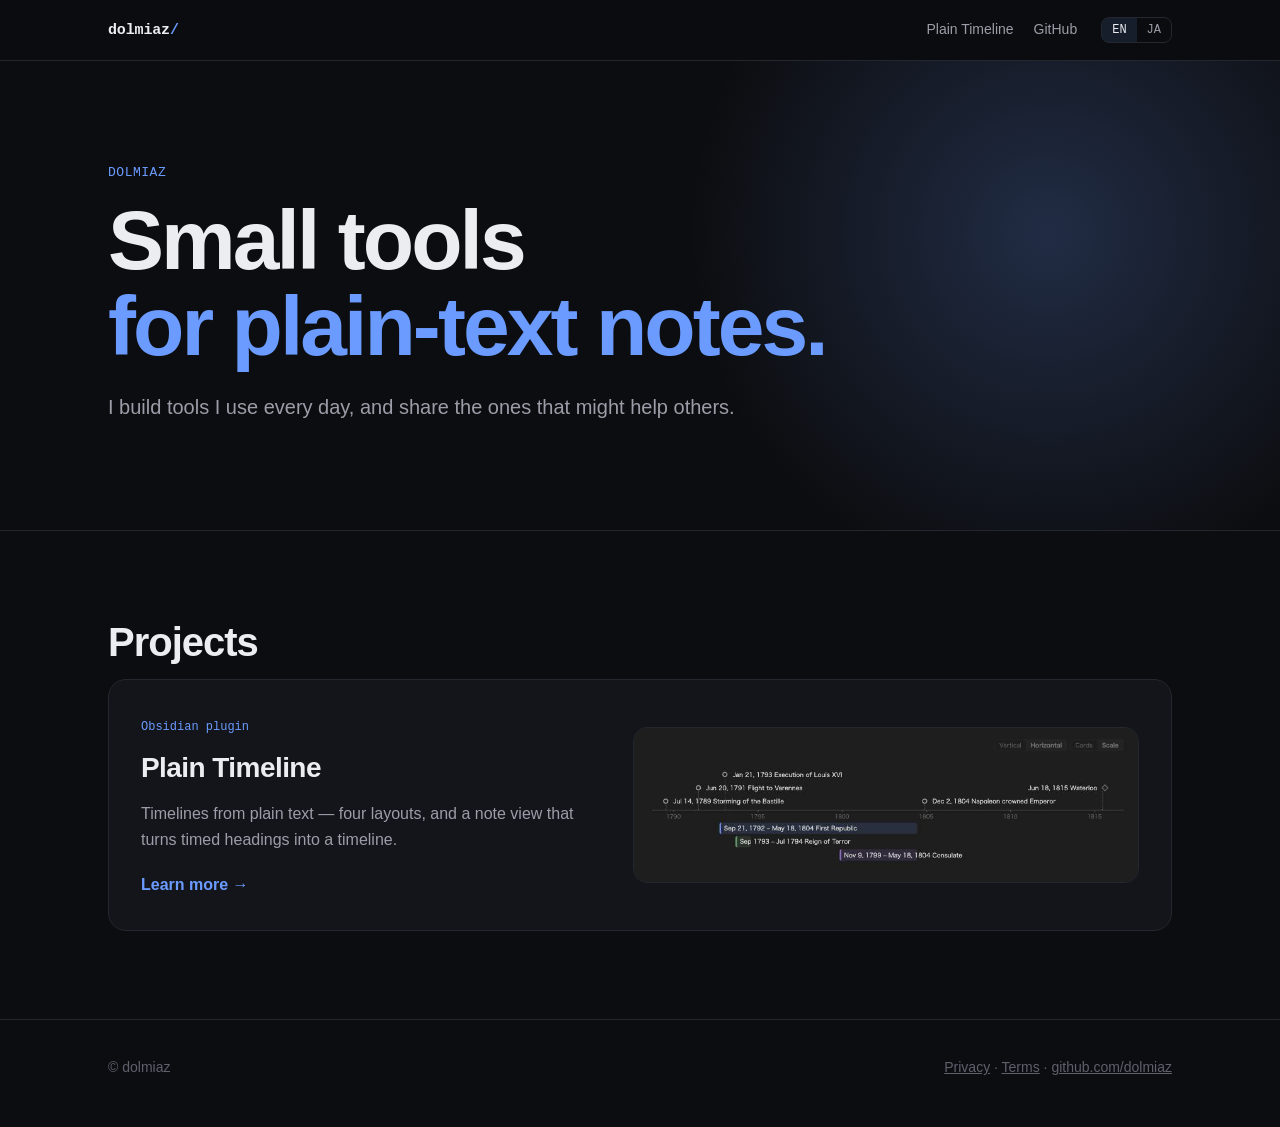
<file: index.html>
<!doctype html>
<html lang="en">
<head>
<meta charset="utf-8">
<meta name="viewport" content="width=device-width, initial-scale=1">
<title>dolmiaz</title>
<meta name="description" content="Things made by dolmiaz.">
<script>document.documentElement.lang=localStorage.getItem("lang")||((navigator.language||"").toLowerCase().indexOf("ja")===0?"ja":"en")</script>
<link rel="stylesheet" href="/assets/site.css">
</head>
<body>
<header class="bar"><div class="wrap">
  <a class="brand" href="/">dolmiaz<span>/</span></a>
  <nav class="nav"><a href="/plain-timeline/">Plain Timeline</a><a href="https://github.com/dolmiaz">GitHub</a></nav>
  <div class="lang" role="group" aria-label="Language"><button data-lang="en" aria-pressed="false">EN</button><button data-lang="ja" aria-pressed="false">JA</button></div>
</div></header>
<main>
<div class="hero"><div class="wrap">
  <p class="eyebrow">dolmiaz</p>
  <h1 lang="en">Small tools<br><em>for plain-text notes.</em></h1>
  <h1 lang="ja">プレーン<wbr>テキストの<br><em>ノートの<wbr>ための<wbr>道具。</em></h1>
  <p class="lede" lang="en">I build tools I use every day, and share the ones that might help others.</p>
  <p class="lede" lang="ja">毎日使う道具を作って、ほかの人にも役立ちそうなものを公開しています。</p>
</div></div>
<section id="projects"><div class="wrap">
  <h2 lang="en">Projects</h2>
  <h2 lang="ja">つくったもの</h2>
  <a class="card" href="/plain-timeline/">
    <div>
      <span class="tag">Obsidian plugin</span>
      <h3>Plain Timeline</h3>
      <p lang="en">Timelines from plain text — four layouts, and a note view that turns timed headings into a timeline.</p>
      <p lang="ja">テキストから年表を描くObsidianプラグイン。4通りの表示と、時刻つきの見出しを時系列にするノート表示。</p>
      <span class="more" lang="en">Learn more →</span><span class="more" lang="ja">詳しく見る →</span>
    </div>
    <div class="shot"><img src="/assets/img/horizontal-scale.jpg" alt="" loading="lazy"></div>
  </a>
</div></section>
</main>
<footer><div class="wrap"><span>© dolmiaz</span><span><a href="/privacy/">Privacy</a> · <a href="/terms/">Terms</a> · <a href="https://github.com/dolmiaz">github.com/dolmiaz</a></span></div></footer>
<script src="/assets/lang.js"></script>
</body>
</html>
</file>
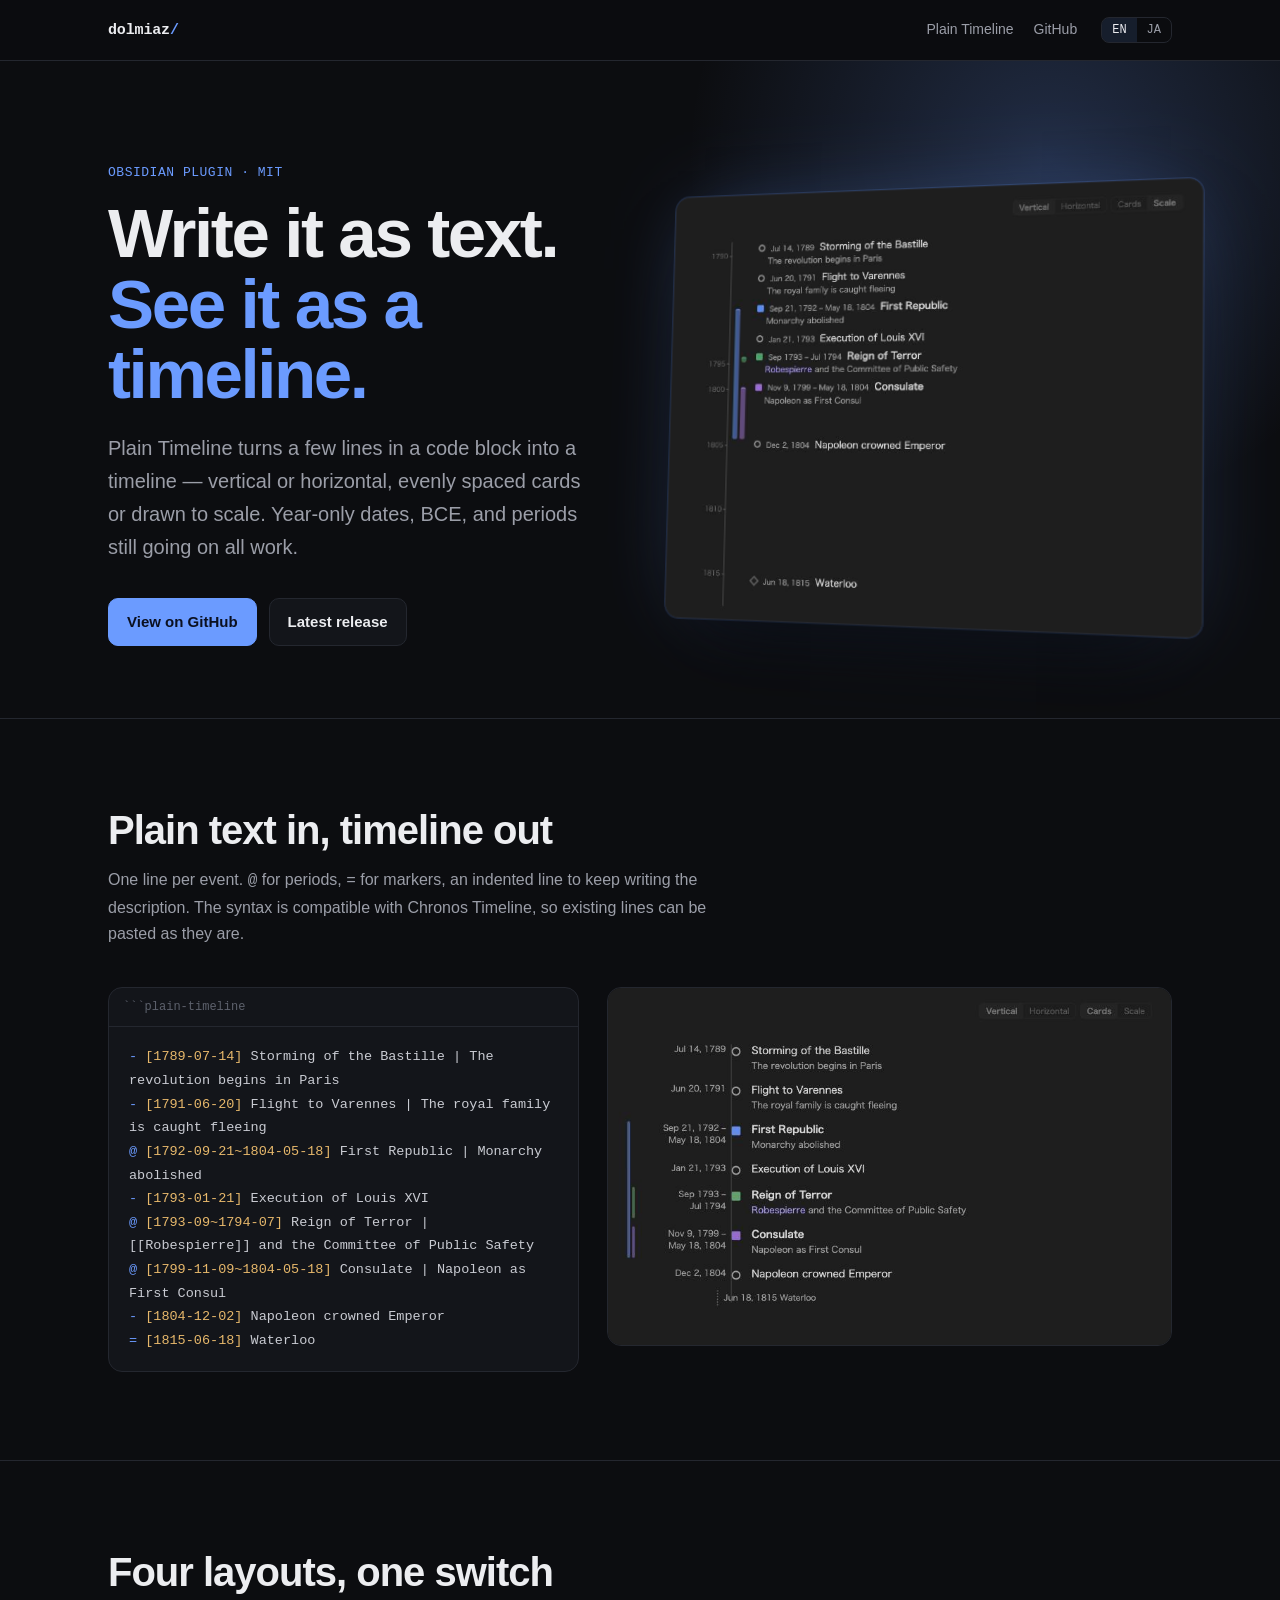
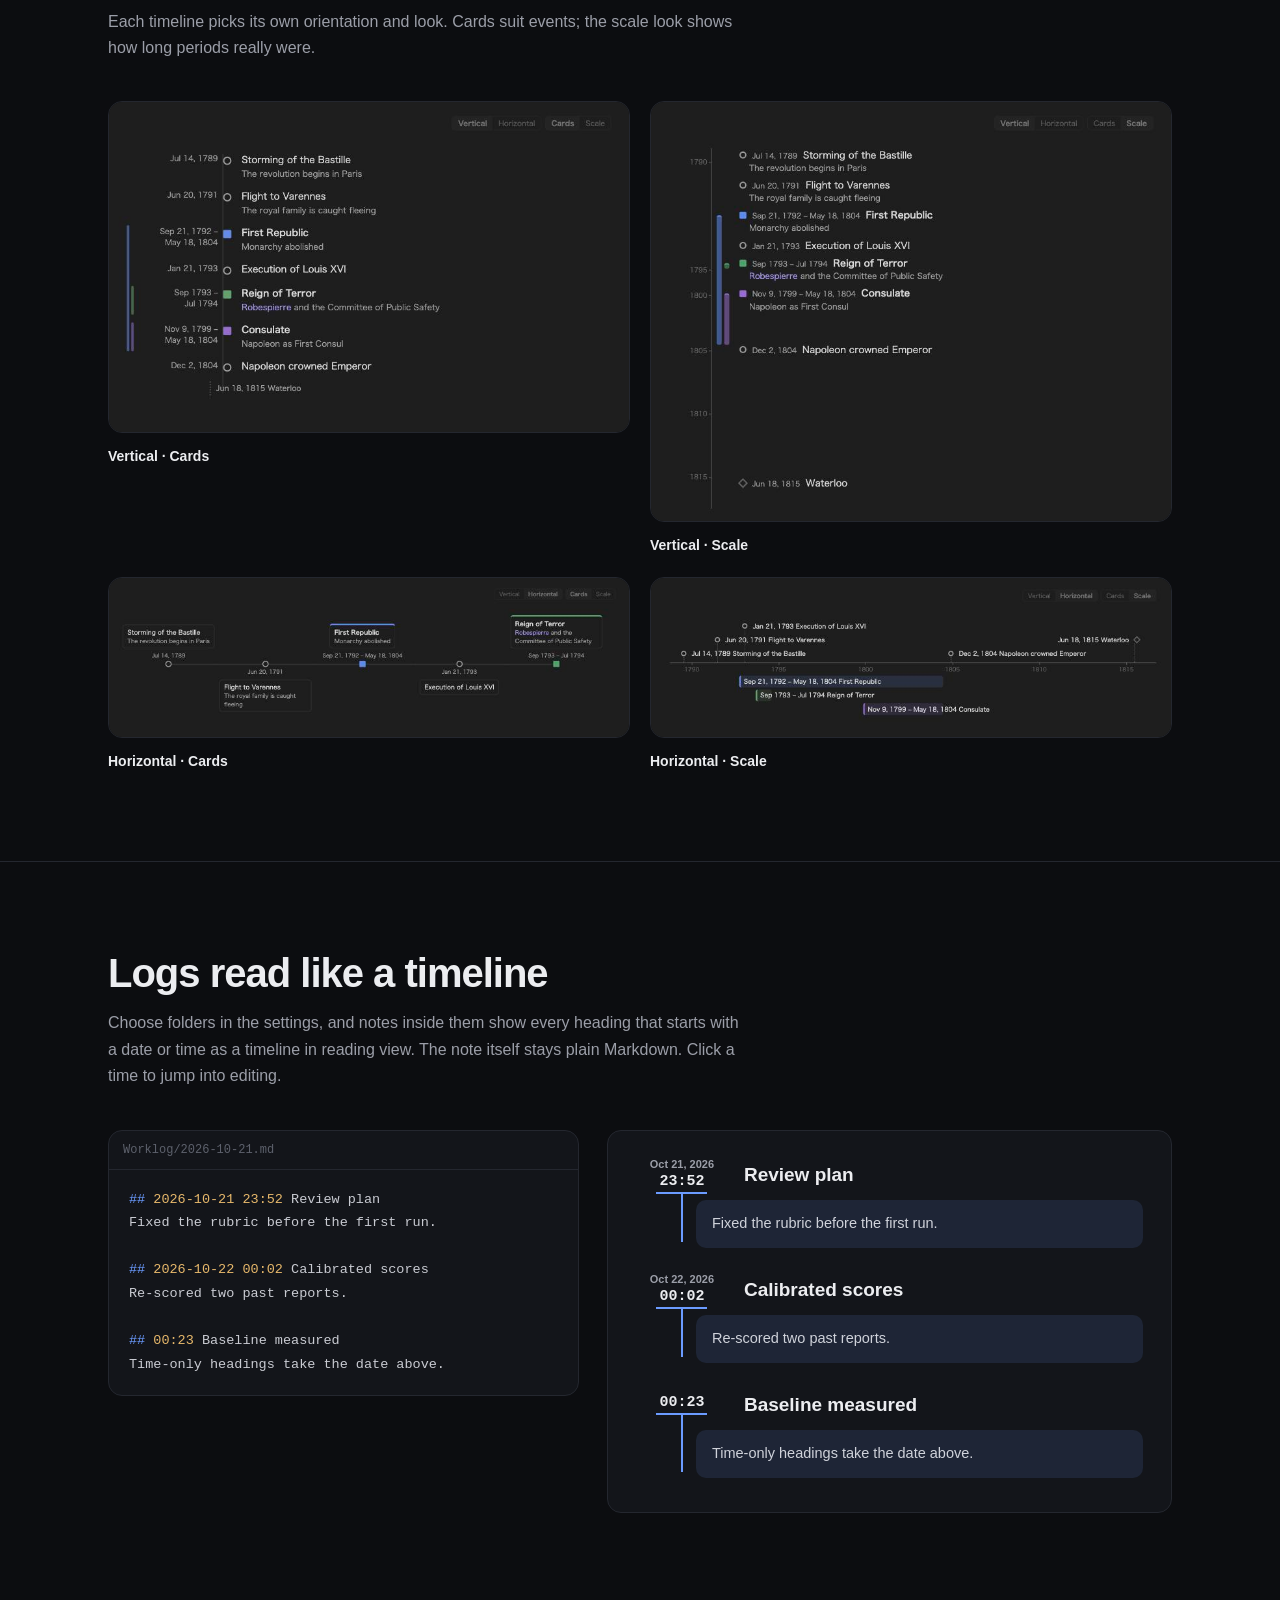
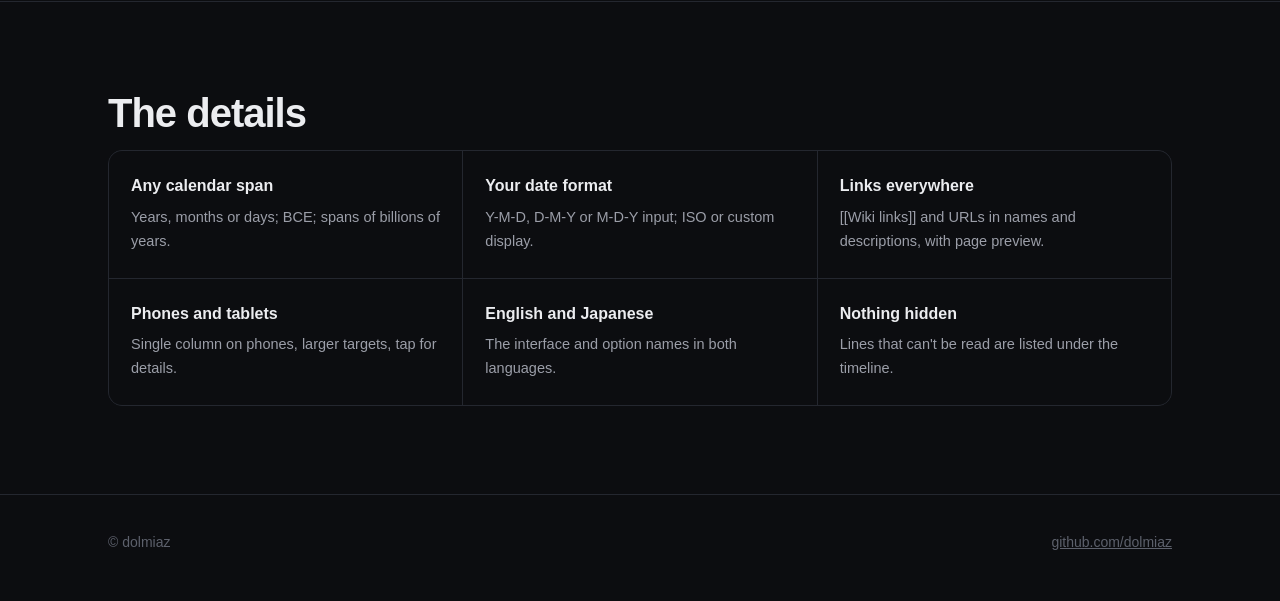
<file: plain-timeline/index.html>
<!doctype html>
<html lang="en">
<head>
<meta charset="utf-8">
<meta name="viewport" content="width=device-width, initial-scale=1">
<title>Plain Timeline — timelines from plain text in Obsidian</title>
<meta name="description" content="An Obsidian plugin that draws timelines from plain text: vertical or horizontal, cards or to scale, and a note view that turns timed headings into a timeline.">
<meta property="og:title" content="Plain Timeline">
<meta property="og:description" content="Timelines from plain text in Obsidian.">
<meta property="og:image" content="/assets/img/vertical-cards.jpg">
<script>document.documentElement.lang=localStorage.getItem("lang")||((navigator.language||"").toLowerCase().indexOf("ja")===0?"ja":"en")</script>
<link rel="stylesheet" href="/assets/site.css">
</head>
<body>
<header class="bar"><div class="wrap">
  <a class="brand" href="/">dolmiaz<span>/</span></a>
  <nav class="nav"><a href="/plain-timeline/">Plain Timeline</a><a href="https://github.com/dolmiaz">GitHub</a></nav>
  <div class="lang" role="group" aria-label="Language"><button data-lang="en" aria-pressed="false">EN</button><button data-lang="ja" aria-pressed="false">JA</button></div>
</div></header>
<main>
<div class="hero"><div class="wrap hero-grid"><div>
  <p class="eyebrow">Obsidian plugin · MIT</p>
  <h1 lang="en">Write it as text.<br><em>See it as a timeline.</em></h1>
  <h1 lang="ja">テキストで<wbr>書いて、<br><em>年表で<wbr>見る。</em></h1>
  <p class="lede" lang="en">Plain Timeline turns a few lines in a code block into a timeline — vertical or horizontal, evenly spaced cards or drawn to scale. Year-only dates, BCE, and periods still going on all work.</p>
  <p class="lede" lang="ja">コードブロックに数行書くだけで、年表になります。縦か横、等間隔のカードか時間に比例した時間軸。年だけの日付、紀元前、今も続く期間にも対応しています。</p>
  <div class="actions">
    <a class="btn primary" href="https://github.com/dolmiaz/Plain-Timeline"><span lang="en">View on GitHub</span><span lang="ja">GitHubで見る</span></a>
    <a class="btn" href="https://github.com/dolmiaz/Plain-Timeline/releases/latest"><span lang="en">Latest release</span><span lang="ja">最新版をダウンロード</span></a>
  </div>
  </div>
  <div class="hero-shot" aria-hidden="true"><div class="shot"><img src="/assets/img/vertical-scale.jpg" alt=""></div></div>
</div></div>

<section id="syntax"><div class="wrap">
  <h2 lang="en">Plain text in, timeline out</h2>
  <h2 lang="ja">書くのはテキストだけ</h2>
  <p class="sub" lang="en">One line per event. <code>@</code> for periods, <code>=</code> for markers, an indented line to keep writing the description. The syntax is compatible with Chronos Timeline, so existing lines can be pasted as they are.</p>
  <p class="sub" lang="ja">1行に1つの出来事。期間は <code>@</code>、目印は <code>=</code>、字下げした行で説明を続けられます。行の書き方はChronos Timelineと互換なので、手元の年表をそのまま貼れます。</p>
  <div class="split">
    <div class="code"><div class="head">```plain-timeline</div><pre><span class="k">-</span> <span class="d">[1789-07-14]</span> Storming of the Bastille | The revolution begins in Paris
<span class="k">-</span> <span class="d">[1791-06-20]</span> Flight to Varennes | The royal family is caught fleeing
<span class="k">@</span> <span class="d">[1792-09-21~1804-05-18]</span> First Republic | Monarchy abolished
<span class="k">-</span> <span class="d">[1793-01-21]</span> Execution of Louis XVI
<span class="k">@</span> <span class="d">[1793-09~1794-07]</span> Reign of Terror | [[Robespierre]] and the Committee of Public Safety
<span class="k">@</span> <span class="d">[1799-11-09~1804-05-18]</span> Consulate | Napoleon as First Consul
<span class="k">-</span> <span class="d">[1804-12-02]</span> Napoleon crowned Emperor
<span class="k">=</span> <span class="d">[1815-06-18]</span> Waterloo</pre></div>
    <div class="shot"><img src="/assets/img/vertical-cards.jpg" alt="The French Revolution drawn as vertical cards" loading="lazy"></div>
  </div>
</div></section>

<section id="layouts"><div class="wrap">
  <h2 lang="en">Four layouts, one switch</h2>
  <h2 lang="ja">4通りの表示を、ボタンひとつで</h2>
  <p class="sub" lang="en">Each timeline picks its own orientation and look. Cards suit events; the scale look shows how long periods really were.</p>
  <p class="sub" lang="ja">年表ごとに向きと見た目を選べます。出来事はカードで、期間の長さを見せたいときは時間軸で。</p>
  <div class="grid4">
    <figure><div class="shot"><img src="/assets/img/vertical-cards.jpg" alt="" loading="lazy"></div><figcaption><b lang="en">Vertical · Cards</b><b lang="ja">縦 · カード</b></figcaption></figure>
    <figure><div class="shot"><img src="/assets/img/vertical-scale.jpg" alt="" loading="lazy"></div><figcaption><b lang="en">Vertical · Scale</b><b lang="ja">縦 · 時間軸</b></figcaption></figure>
    <figure><div class="shot"><img src="/assets/img/horizontal-cards.jpg" alt="" loading="lazy"></div><figcaption><b lang="en">Horizontal · Cards</b><b lang="ja">横 · カード</b></figcaption></figure>
    <figure><div class="shot"><img src="/assets/img/horizontal-scale.jpg" alt="" loading="lazy"></div><figcaption><b lang="en">Horizontal · Scale</b><b lang="ja">横 · 時間軸</b></figcaption></figure>
  </div>
</div></section>

<section id="note-view"><div class="wrap">
  <h2 lang="en">Logs read like a timeline</h2>
  <h2 lang="ja">ログが、そのまま時系列に</h2>
  <p class="sub" lang="en">Choose folders in the settings, and notes inside them show every heading that starts with a date or time as a timeline in reading view. The note itself stays plain Markdown. Click a time to jump into editing.</p>
  <p class="sub" lang="ja">設定でフォルダを選ぶと、その中のノートは日付や時刻で始まる見出しを、閲覧モードで時系列に表示します。ノートは普通のMarkdownのまま。時刻をクリックすると、その位置から編集できます。</p>
  <div class="split">
    <div><div lang="en"><div class="code"><div class="head">Worklog/2026-10-21.md</div><pre><span class="k">##</span> <span class="d">2026-10-21 23:52</span> Review plan
Fixed the rubric before the first run.

<span class="k">##</span> <span class="d">2026-10-22 00:02</span> Calibrated scores
Re-scored two past reports.

<span class="k">##</span> <span class="d">00:23</span> Baseline measured
Time-only headings take the date above.</pre></div></div><div lang="ja"><div class="code"><div class="head">Worklog/2026-10-21.md</div><pre><span class="k">##</span> <span class="d">2026-10-21 23:52</span> 評価の計画
最初の実行の前に、採点基準を固定した。

<span class="k">##</span> <span class="d">2026-10-22 00:02</span> 採点の校正
過去のレポート2本を採点し直した。

<span class="k">##</span> <span class="d">00:23</span> 基準版を測定
時刻だけの見出しは、上の日付を引き継ぐ。</pre></div></div></div>
    <div class="nv-demo" aria-label="Note view preview">
      <div class="nv-entry"><div class="nv-h"><div class="nv-when"><span class="nv-date"><span lang="en">Oct 21, 2026</span><span lang="ja">2026年10月21日</span></span><span class="nv-time">23:52</span></div><span lang="en">Review plan</span><span lang="ja">評価の計画</span></div>
        <div class="nv-card"><span lang="en">Fixed the rubric before the first run.</span><span lang="ja">最初の実行の前に、採点基準を固定した。</span></div></div>
      <div class="nv-entry"><div class="nv-h"><div class="nv-when"><span class="nv-date"><span lang="en">Oct 22, 2026</span><span lang="ja">2026年10月22日</span></span><span class="nv-time">00:02</span></div><span lang="en">Calibrated scores</span><span lang="ja">採点の校正</span></div>
        <div class="nv-card"><span lang="en">Re-scored two past reports.</span><span lang="ja">過去のレポート2本を採点し直した。</span></div></div>
      <div class="nv-entry"><div class="nv-h"><div class="nv-when"><span class="nv-time">00:23</span></div><span lang="en">Baseline measured</span><span lang="ja">基準版を測定</span></div>
        <div class="nv-card"><span lang="en">Time-only headings take the date above.</span><span lang="ja">時刻だけの見出しは、上の日付を引き継ぐ。</span></div></div>
    </div>
  </div>
</div></section>

<section id="features"><div class="wrap">
  <h2 lang="en">The details</h2>
  <h2 lang="ja">細かいところ</h2>
  <div class="feat">
    <div><h3 lang="en">Any calendar span</h3><h3 lang="ja">どんな時代でも</h3><p lang="en">Years, months or days; BCE; spans of billions of years.</p><p lang="ja">年・年月・年月日、紀元前、何十億年の幅まで。</p></div>
    <div><h3 lang="en">Your date format</h3><h3 lang="ja">日付の書き方を選べる</h3><p lang="en">Y-M-D, D-M-Y or M-D-Y input; ISO or custom display.</p><p lang="ja">入力は年月日・日月年・月日年、表示はISOや自分の書式で。</p></div>
    <div><h3 lang="en">Links everywhere</h3><h3 lang="ja">どこでもリンク</h3><p lang="en">[[Wiki links]] and URLs in names and descriptions, with page preview.</p><p lang="ja">名前と説明に [[リンク]] もURLも。ページプレビュー付き。</p></div>
    <div><h3 lang="en">Phones and tablets</h3><h3 lang="ja">スマホ・タブレット</h3><p lang="en">Single column on phones, larger targets, tap for details.</p><p lang="ja">スマホでは1列、押しやすい大きさ、タップで詳細。</p></div>
    <div><h3 lang="en">English and Japanese</h3><h3 lang="ja">英語と日本語</h3><p lang="en">The interface and option names in both languages.</p><p lang="ja">画面も指定の書き方も、両方の言語で。</p></div>
    <div><h3 lang="en">Nothing hidden</h3><h3 lang="ja">黙って消さない</h3><p lang="en">Lines that can't be read are listed under the timeline.</p><p lang="ja">読めなかった行は、年表の下にお知らせとして出ます。</p></div>
  </div>
</div></section>
</main>
<footer><div class="wrap"><span>© dolmiaz</span><span><a href="https://github.com/dolmiaz">github.com/dolmiaz</a></span></div></footer>
<script src="/assets/lang.js"></script>
</body>
</html>
</file>
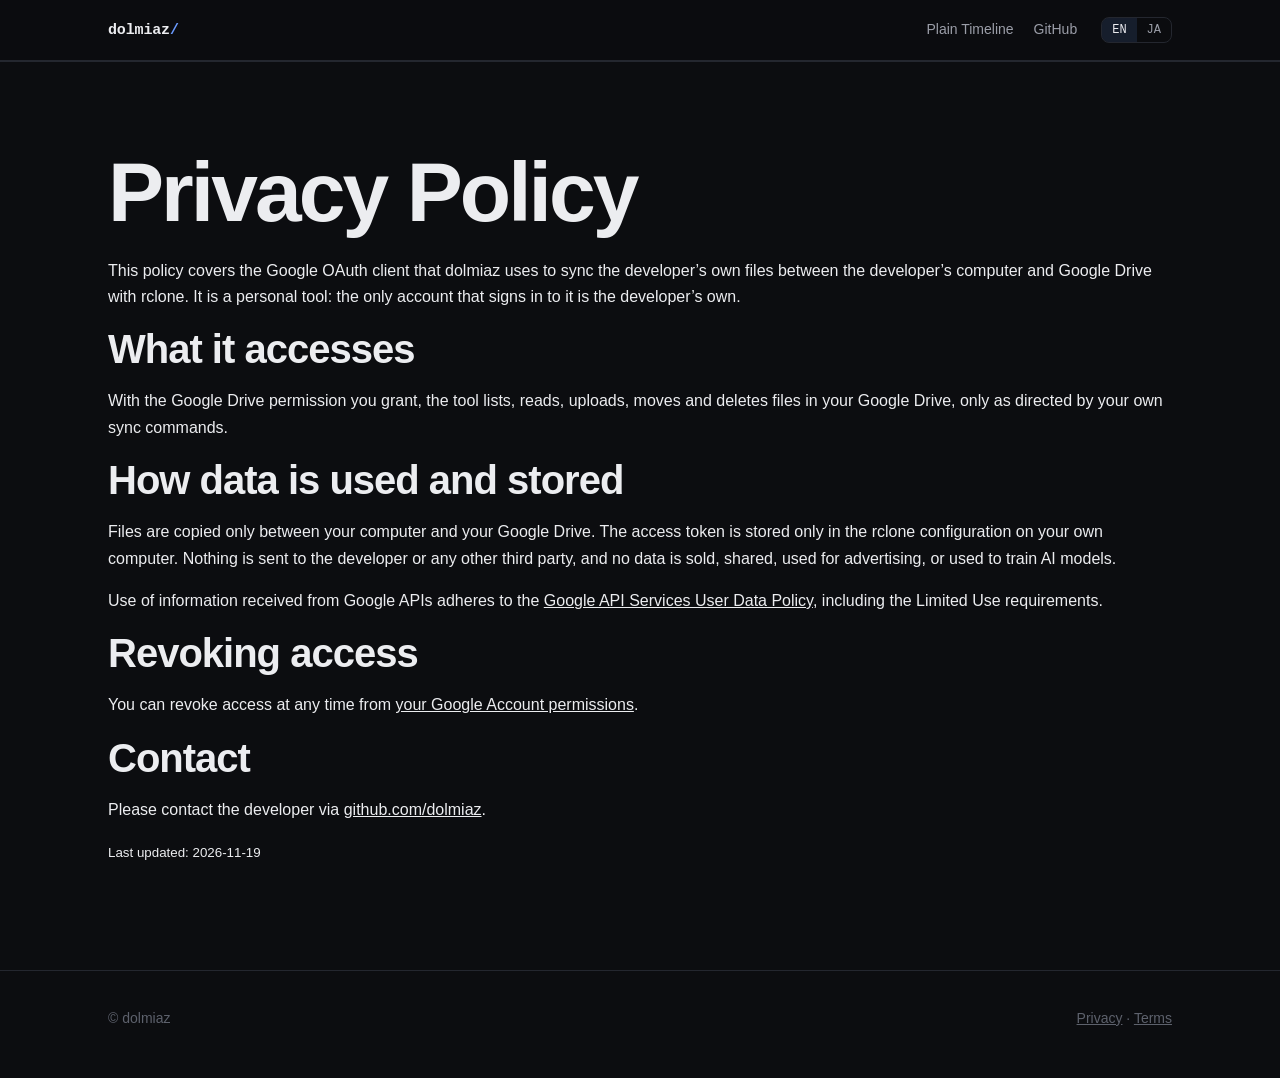
<file: privacy/index.html>
<!doctype html>
<html lang="en">
<head>
<meta charset="utf-8">
<meta name="viewport" content="width=device-width, initial-scale=1">
<title>Privacy Policy · dolmiaz</title>
<script>document.documentElement.lang=localStorage.getItem("lang")||((navigator.language||"").toLowerCase().indexOf("ja")===0?"ja":"en")</script>
<link rel="stylesheet" href="/assets/site.css">
</head>
<body>
<header class="bar"><div class="wrap">
  <a class="brand" href="/">dolmiaz<span>/</span></a>
  <nav class="nav"><a href="/plain-timeline/">Plain Timeline</a><a href="https://github.com/dolmiaz">GitHub</a></nav>
  <div class="lang" role="group" aria-label="Language"><button data-lang="en" aria-pressed="false">EN</button><button data-lang="ja" aria-pressed="false">JA</button></div>
</div></header>
<main><section><div class="wrap">
<h1 lang="en">Privacy Policy</h1>
<h1 lang="ja">プライバシーポリシー</h1>
<p lang="en">This policy covers the Google OAuth client that dolmiaz uses to sync the developer’s own files between the developer’s computer and Google Drive with rclone. It is a personal tool: the only account that signs in to it is the developer’s own.</p>
<p lang="ja">このポリシーは、dolmiaz が自分のコンピューターと自分の Google ドライブの間で rclone を使ってファイルを同期するための Google OAuth クライアントについて定めます。個人用の道具で、ログインするのは開発者本人のアカウントだけです。</p>
<h2 lang="en">What it accesses</h2>
<h2 lang="ja">アクセスするもの</h2>
<p lang="en">With the Google Drive permission you grant, the tool lists, reads, uploads, moves and deletes files in your Google Drive, only as directed by your own sync commands.</p>
<p lang="ja">許可した Google ドライブの権限で、同期の指示に従ってドライブ内のファイルの一覧取得・読み取り・アップロード・移動・削除を行います。</p>
<h2 lang="en">How data is used and stored</h2>
<h2 lang="ja">データの使い方と保存</h2>
<p lang="en">Files are copied only between your computer and your Google Drive. The access token is stored only in the rclone configuration on your own computer. Nothing is sent to the developer or any other third party, and no data is sold, shared, used for advertising, or used to train AI models.</p>
<p lang="ja">ファイルはあなたのコンピューターとあなたの Google ドライブの間でだけ複製されます。アクセストークンはあなた自身のコンピューターの rclone の設定にだけ保存されます。開発者やほかの第三者には何も送らず、データの販売・共有・広告への利用・AI モデルの学習への利用はしません。</p>
<p lang="en">Use of information received from Google APIs adheres to the <a href="https://developers.google.com/terms/api-services-user-data-policy">Google API Services User Data Policy</a>, including the Limited Use requirements.</p>
<p lang="ja">Google API から受け取った情報の利用は、限定使用の要件を含む <a href="https://developers.google.com/terms/api-services-user-data-policy">Google API サービスのユーザーデータに関するポリシー</a> に従います。</p>
<h2 lang="en">Revoking access</h2>
<h2 lang="ja">アクセスの取り消し</h2>
<p lang="en">You can revoke access at any time from <a href="https://myaccount.google.com/permissions">your Google Account permissions</a>.</p>
<p lang="ja"><a href="https://myaccount.google.com/permissions">Google アカウントの権限のページ</a> からいつでも取り消せます。</p>
<h2 lang="en">Contact</h2>
<h2 lang="ja">連絡先</h2>
<p lang="en">Please contact the developer via <a href="https://github.com/dolmiaz">github.com/dolmiaz</a>.</p>
<p lang="ja"><a href="https://github.com/dolmiaz">github.com/dolmiaz</a> からご連絡ください。</p>
<p lang="en"><small>Last updated: 2026-11-19</small></p>
<p lang="ja"><small>最終更新: 2026-11-19</small></p>
</div></section></main>
<footer><div class="wrap"><span>© dolmiaz</span><span><a href="/privacy/">Privacy</a> · <a href="/terms/">Terms</a></span></div></footer>
<script src="/assets/lang.js"></script>
</body>
</html>
</file>
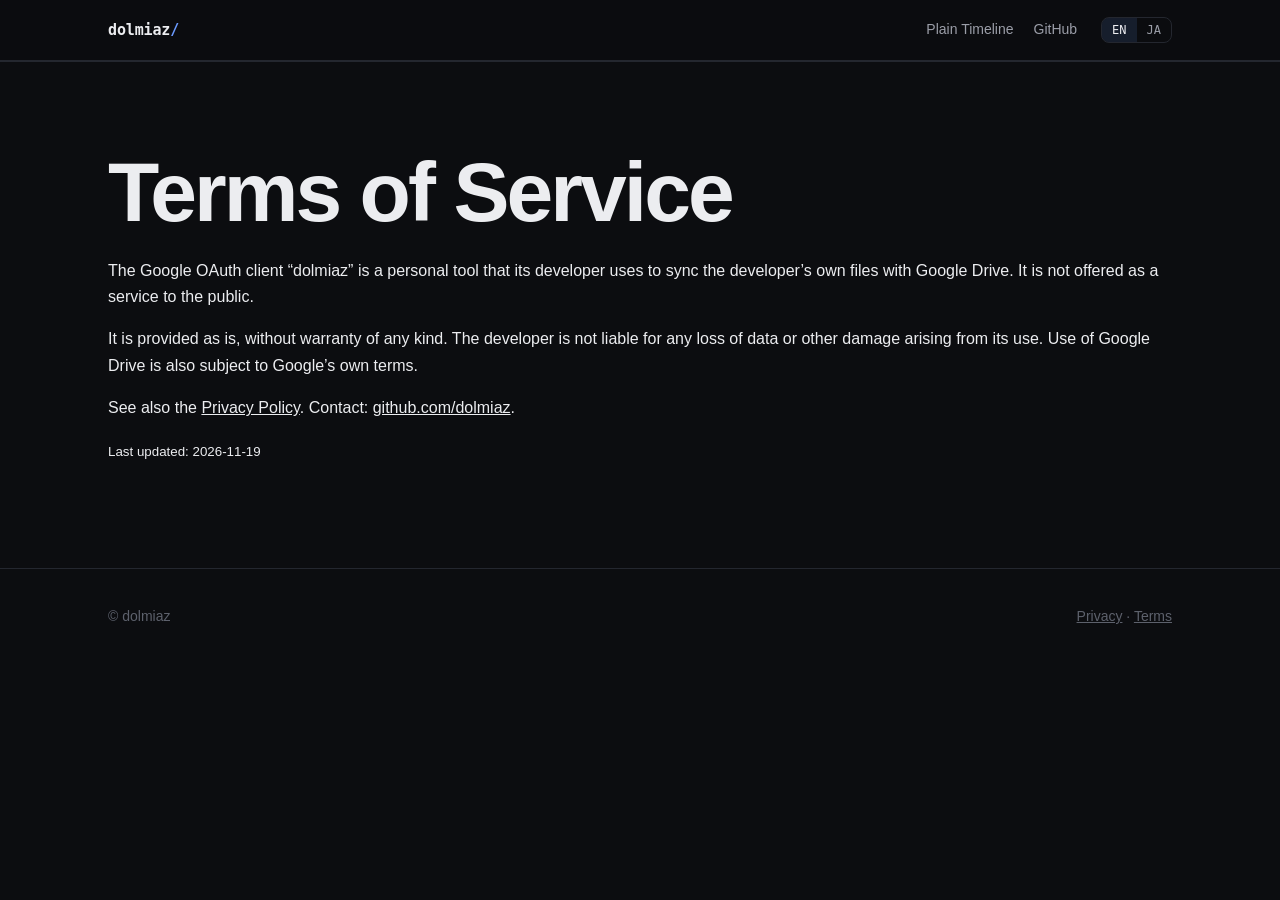
<file: terms/index.html>
<!doctype html>
<html lang="en">
<head>
<meta charset="utf-8">
<meta name="viewport" content="width=device-width, initial-scale=1">
<title>Terms of Service · dolmiaz</title>
<script>document.documentElement.lang=localStorage.getItem("lang")||((navigator.language||"").toLowerCase().indexOf("ja")===0?"ja":"en")</script>
<link rel="stylesheet" href="/assets/site.css">
</head>
<body>
<header class="bar"><div class="wrap">
  <a class="brand" href="/">dolmiaz<span>/</span></a>
  <nav class="nav"><a href="/plain-timeline/">Plain Timeline</a><a href="https://github.com/dolmiaz">GitHub</a></nav>
  <div class="lang" role="group" aria-label="Language"><button data-lang="en" aria-pressed="false">EN</button><button data-lang="ja" aria-pressed="false">JA</button></div>
</div></header>
<main><section><div class="wrap">
<h1 lang="en">Terms of Service</h1>
<h1 lang="ja">利用規約</h1>
<p lang="en">The Google OAuth client “dolmiaz” is a personal tool that its developer uses to sync the developer’s own files with Google Drive. It is not offered as a service to the public.</p>
<p lang="ja">Google OAuth クライアント「dolmiaz」は、開発者が自分のファイルを自分の Google ドライブと同期するための個人用の道具です。一般向けのサービスとしては提供していません。</p>
<p lang="en">It is provided as is, without warranty of any kind. The developer is not liable for any loss of data or other damage arising from its use. Use of Google Drive is also subject to Google’s own terms.</p>
<p lang="ja">現状のまま提供し、いかなる保証もしません。利用によって生じたデータの消失そのほかの損害について、開発者は責任を負いません。Google ドライブの利用には Google の規約も適用されます。</p>
<p lang="en">See also the <a href="/privacy/">Privacy Policy</a>. Contact: <a href="https://github.com/dolmiaz">github.com/dolmiaz</a>.</p>
<p lang="ja"><a href="/privacy/">プライバシーポリシー</a> もあわせてご覧ください。連絡先: <a href="https://github.com/dolmiaz">github.com/dolmiaz</a>。</p>
<p lang="en"><small>Last updated: 2026-11-19</small></p>
<p lang="ja"><small>最終更新: 2026-11-19</small></p>
</div></section></main>
<footer><div class="wrap"><span>© dolmiaz</span><span><a href="/privacy/">Privacy</a> · <a href="/terms/">Terms</a></span></div></footer>
<script src="/assets/lang.js"></script>
</body>
</html>
</file>
<file: assets/site.css>
:root {
  --bg: #0c0d10;
  --bg-2: #13151a;
  --line: #24272f;
  --text: #ecedf0;
  --muted: #9b9ea8;
  --faint: #5d616c;
  --accent: #6b9bff;
  --accent-soft: rgba(107, 155, 255, .12);
  --mono: ui-monospace, "SF Mono", "JetBrains Mono", Menlo, monospace;
  --sans: -apple-system, BlinkMacSystemFont, "Inter", "Hiragino Sans", "Noto Sans JP", "Segoe UI", sans-serif;
  --max: 1120px;
}
* { box-sizing: border-box; }
html { -webkit-text-size-adjust: 100%; }
body { margin: 0; background: var(--bg); color: var(--text); font: 16px/1.65 var(--sans); }
a { color: inherit; }
img { max-width: 100%; display: block; }
.wrap { max-width: var(--max); margin: 0 auto; padding: 0 28px; }

/* top bar */
.bar { position: sticky; top: 0; z-index: 10; backdrop-filter: blur(12px); background: rgba(12, 13, 16, .72); border-bottom: 1px solid var(--line); }
.bar .wrap { display: flex; align-items: center; gap: 24px; height: 60px; }
.brand { font: 600 15px var(--mono); text-decoration: none; letter-spacing: -.01em; }
.brand span { color: var(--accent); }
.nav { display: flex; gap: 20px; margin-left: auto; font-size: 14px; color: var(--muted); }
.nav a { text-decoration: none; }
.nav a:hover { color: var(--text); }
.lang { display: flex; border: 1px solid var(--line); border-radius: 8px; overflow: hidden; }
.lang button { background: none; border: 0; color: var(--muted); font: 500 12px var(--mono); padding: 5px 10px; cursor: pointer; }
.lang button[aria-pressed="true"] { background: var(--accent-soft); color: var(--text); }
.lang button:focus-visible, .btn:focus-visible, a:focus-visible { outline: 2px solid var(--accent); outline-offset: 2px; }

/* bilingual: show one language at a time */
html[lang="en"] [lang="ja"]:not(html), html[lang="ja"] [lang="en"]:not(html) { display: none !important; }

/* hero */
.hero { padding: 104px 0 72px; position: relative; overflow: hidden; }
.hero::before { content: ""; position: absolute; inset: -40% -10% auto auto; width: 720px; height: 720px;
  background: radial-gradient(closest-side, rgba(107, 155, 255, .22), transparent); pointer-events: none; }
.eyebrow { font: 500 13px var(--mono); color: var(--accent); letter-spacing: .04em; text-transform: uppercase; margin: 0 0 18px; }
h1 { font-size: clamp(44px, 7vw, 84px); line-height: 1.02; letter-spacing: -.035em; margin: 0 0 22px; font-weight: 700; }
h1 em { font-style: normal; color: var(--accent); }
.lede { font-size: clamp(17px, 2vw, 20px); color: var(--muted); max-width: 640px; margin: 0 0 34px; }
.actions { display: flex; flex-wrap: wrap; gap: 12px; }
.btn { display: inline-flex; align-items: center; gap: 8px; padding: 11px 18px; border-radius: 10px; font-weight: 600; font-size: 15px;
  text-decoration: none; border: 1px solid var(--line); background: var(--bg-2); }
.btn:hover { border-color: var(--faint); }
.btn.primary { background: var(--accent); border-color: var(--accent); color: #0b1020; }
.btn.primary:hover { filter: brightness(1.08); }

/* sections */
section { padding: 88px 0; border-top: 1px solid var(--line); }
h2 { font-size: clamp(28px, 3.6vw, 40px); letter-spacing: -.025em; line-height: 1.15; margin: 0 0 14px; }
.sub { color: var(--muted); max-width: 640px; margin: 0 0 40px; }

/* plain text → timeline */
.split { display: grid; grid-template-columns: minmax(0, 5fr) minmax(0, 6fr); gap: 28px; align-items: start; }
.code { background: var(--bg-2); border: 1px solid var(--line); border-radius: 14px; overflow: hidden; }
.code .head { display: flex; gap: 6px; padding: 12px 14px; border-bottom: 1px solid var(--line); font: 12px var(--mono); color: var(--faint); }
.code pre { margin: 0; padding: 18px 20px; font: 13.5px/1.75 var(--mono); color: #c9cbd2; overflow-x: auto; white-space: pre; }
.code .k { color: var(--accent); } .code .d { color: #e7b86b; } .code .c { color: var(--faint); }
.shot { border-radius: 14px; border: 1px solid var(--line); overflow: hidden; background: #1e1e1e; }

/* four layouts */
.grid4 { display: grid; grid-template-columns: repeat(2, minmax(0, 1fr)); gap: 20px; }
figure { margin: 0; }
figcaption { margin-top: 12px; font-size: 14px; color: var(--muted); }
figcaption b { color: var(--text); font-weight: 600; margin-right: 6px; }

/* note view demo (same structure as the plugin) */
.nv-demo { background: var(--bg-2); border: 1px solid var(--line); border-radius: 14px; padding: 28px 28px 8px; }
.nv-entry { --col: 92px; position: relative; }
.nv-h { position: relative; padding-left: calc(var(--col) + 16px); font-size: 19px; font-weight: 650; margin: 0 0 10px; min-height: 1.3em; }
.nv-when { position: absolute; left: 0; top: 0; bottom: 0; width: var(--col); display: flex; flex-direction: column; align-items: center; justify-content: center; z-index: 1; }
.nv-date { font-size: 11px; color: var(--muted); background: var(--bg-2); }
.nv-time { font: 600 15px var(--mono); padding: 0 3px 2px; border-bottom: 2px solid var(--accent); background: var(--bg-2); }
.nv-h::after { content: ""; position: absolute; left: calc(var(--col) / 2 - 1px); top: 50%; bottom: -10px; border-left: 2px solid var(--accent); }
.nv-card { position: relative; margin: 0 0 26px calc(var(--col) / 2 + 14px); padding: 12px 16px; border-radius: 10px;
  background: var(--accent-soft); color: #cfd2da; font-size: 14.5px; }
.nv-card::before { content: ""; position: absolute; left: -15px; top: -12px; bottom: 6px; border-left: 2px solid var(--accent); }

/* features */
.feat { display: grid; grid-template-columns: repeat(3, minmax(0, 1fr)); gap: 1px; background: var(--line); border: 1px solid var(--line); border-radius: 14px; overflow: hidden; }
.feat div { background: var(--bg); padding: 22px 22px 24px; }
.feat h3 { margin: 0 0 6px; font-size: 16px; }
.feat p { margin: 0; color: var(--muted); font-size: 14.5px; }

/* home: projects */
.card { display: grid; grid-template-columns: minmax(0, 1fr) minmax(0, 1.1fr); gap: 32px; align-items: center; text-decoration: none;
  background: var(--bg-2); border: 1px solid var(--line); border-radius: 18px; padding: 32px; transition: border-color .2s; }
.card:hover { border-color: var(--faint); }
.card h3 { font-size: 28px; letter-spacing: -.02em; margin: 6px 0 10px; }
.card p { color: var(--muted); margin: 0 0 18px; }
.tag { font: 500 12px var(--mono); color: var(--accent); }
.more { font-weight: 600; color: var(--accent); }

footer { border-top: 1px solid var(--line); padding: 36px 0 48px; color: var(--faint); font-size: 14px; }
footer .wrap { display: flex; gap: 16px; flex-wrap: wrap; justify-content: space-between; }

@media (max-width: 860px) {
  .split, .card { grid-template-columns: 1fr; }
  .feat { grid-template-columns: 1fr 1fr; }
}
@media (max-width: 560px) {
  .wrap { padding: 0 18px; }
  .nav { display: none; }
  .hero { padding: 72px 0 56px; }
  section { padding: 64px 0; }
  .grid4, .feat { grid-template-columns: 1fr; }
  .card { padding: 22px; }
  .nv-demo { padding: 20px 14px 4px; }
  .nv-entry { --col: 70px; }
  .nv-h { font-size: 16.5px; }
}
@media (prefers-reduced-motion: reduce) { * { transition: none !important; } }

/* hero visual: the real rendering, floating at an angle on wide screens */
.hero-grid { display: grid; grid-template-columns: minmax(0, 1fr) minmax(0, 1.05fr); gap: 48px; align-items: center; }
.hero-shot { perspective: 1400px; }
.hero-shot .shot { transform: rotateY(-14deg) rotateX(4deg) translateX(20px); transform-origin: left center;
  box-shadow: 0 40px 80px -30px rgba(0, 0, 0, .8), 0 0 0 1px rgba(107, 155, 255, .18), 0 0 80px -20px rgba(107, 155, 255, .35); }
.split .code pre { white-space: pre-wrap; word-break: break-word; }
@media (max-width: 960px) {
  .hero-grid { grid-template-columns: 1fr; }
  .hero-shot .shot { transform: none; }
}
h1, h2 { text-wrap: balance; }
h1[lang="ja"], h2[lang="ja"] { word-break: keep-all; overflow-wrap: anywhere; }
.hero-grid h1 { font-size: clamp(40px, 5.4vw, 74px); }
.hero-shot .shot { max-height: 560px; }
.hero-shot img { width: 100%; object-fit: cover; object-position: top; }
.nv-date { white-space: nowrap; }
@media (max-width: 560px) { .nv-entry { --col: 84px; } .nv-date { font-size: 10px; } }
@media (max-width: 560px) { h1 { font-size: 40px; } }
</file>
